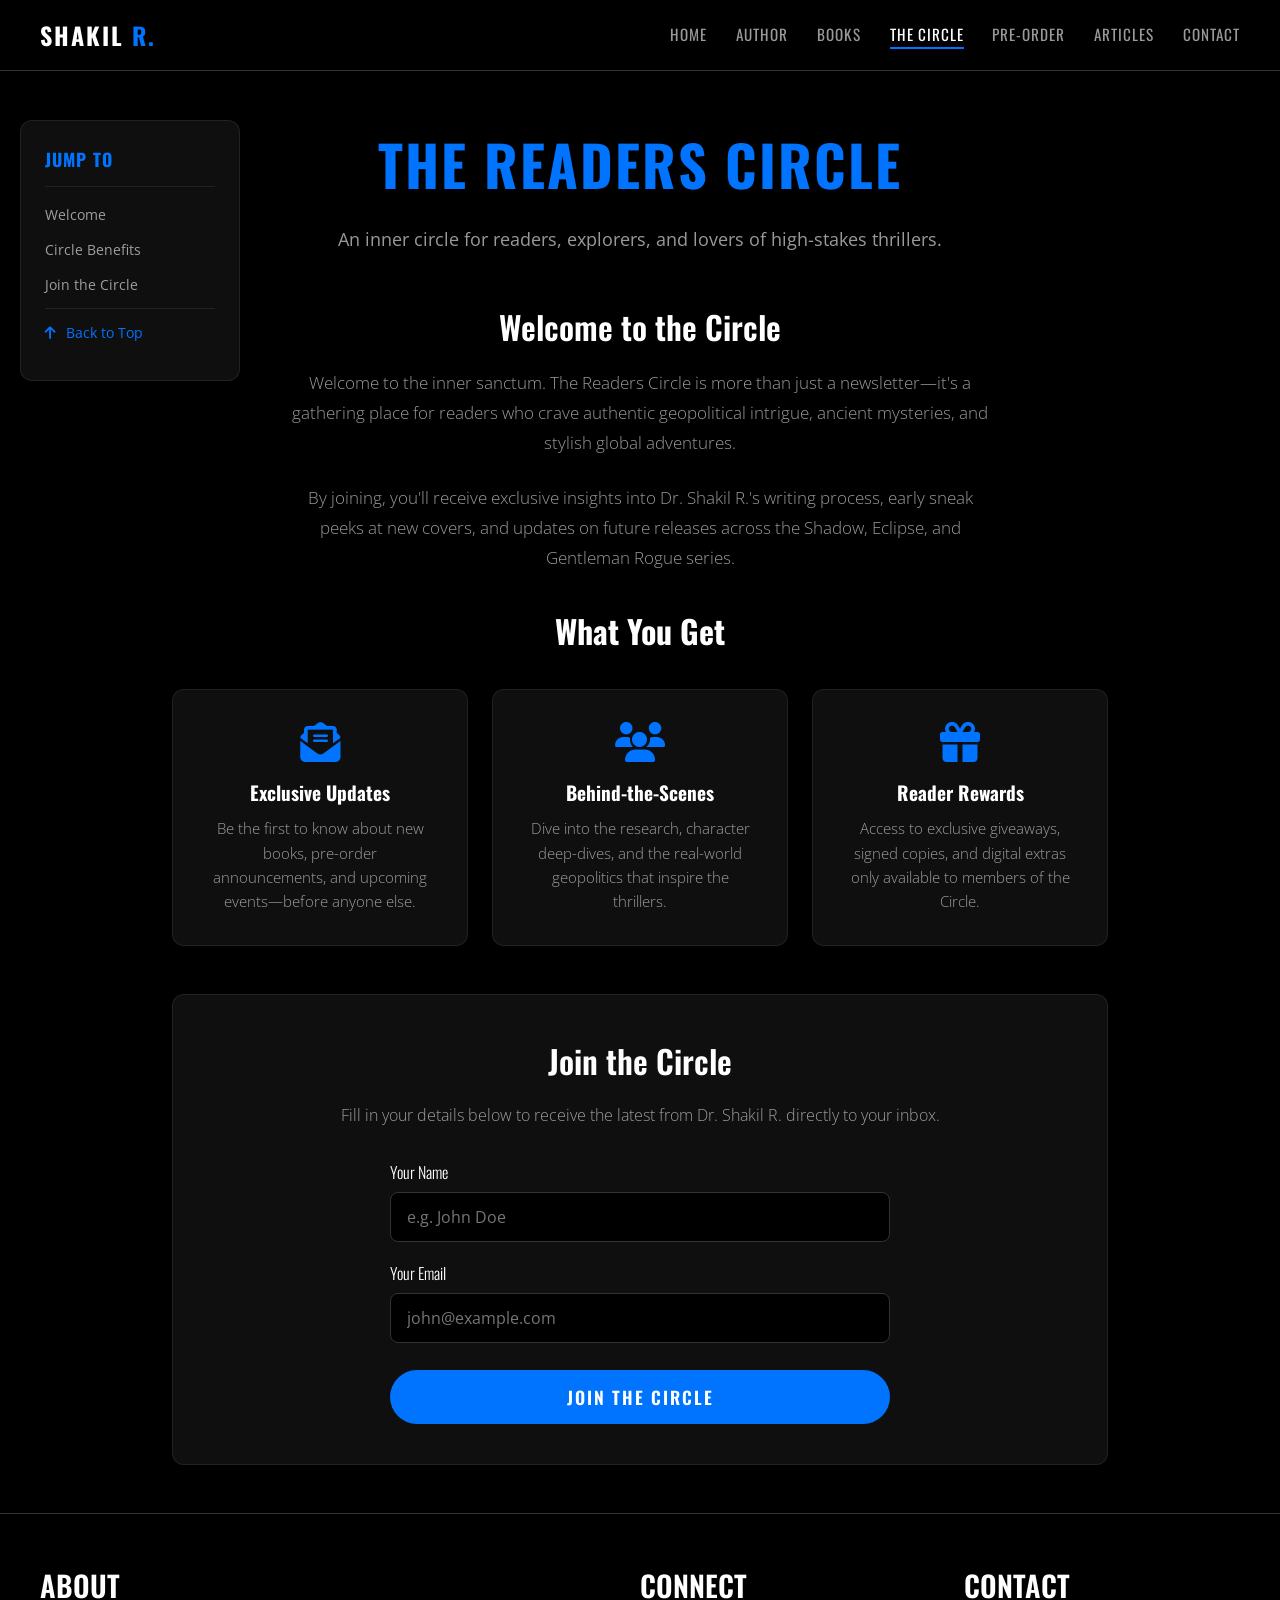
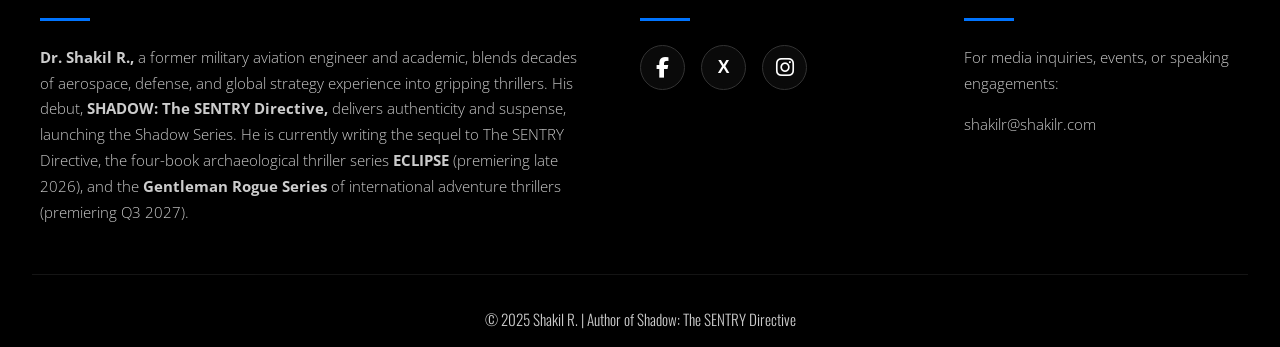
<file: shakil-r-author-site/circle.html>
<!DOCTYPE html>
<html lang="en">
<head>
    <!-- SEO Meta Description -->
    <meta name="description" content="Join the Readers Circle for Shakil R. Get exclusive updates, behind-the-scenes insights, early access to new thrillers, and a community of thriller enthusiasts.">

    <!-- Social Media Open Graph Tags -->
    <meta property="og:title" content="The Readers Circle — Shakil R.">
    <meta property="og:description" content="Join the circle to receive exclusive updates, behind-the-scenes content, and advance news on the Shadow, Eclipse, and Gentleman Rogue series.">
    <meta property="og:image" content="https://raw.githubusercontent.com/ssaissystems/AuthorWebsite/main/myphoto.jpg">
    <meta property="og:url" content="https://shakilr.com/circle.html">
    <meta name="twitter:card" content="summary_large_image">

    <meta charset="UTF-8">
    <meta name="viewport" content="width=device-width, initial-scale=1.0">
    <title>The Readers Circle — Shakil R.</title>
    <link rel="stylesheet" href="https://cdnjs.cloudflare.com/ajax/libs/font-awesome/6.4.0/css/all.min.css">
    <link href="https://fonts.googleapis.com/css2?family=Oswald:wght@300;400;500;600;700&family=Open+Sans:wght@300;400;600;700&display=swap" rel="stylesheet">
    <link rel="stylesheet" href="css/style.css">
    <style>
        .circle-page {
            max-width: 1000px;
            margin: 0 auto;
            padding: 3rem 2rem;
        }

        .circle-page > h1 {
            font-family: 'Oswald', sans-serif;
            font-weight: 700;
            font-size: clamp(2.5rem, 6vw, 3.5rem);
            text-align: center;
            color: var(--accent);
            text-transform: uppercase;
            letter-spacing: 2px;
            margin-bottom: 1rem;
        }

        .circle-page > .page-subtitle {
            text-align: center;
            color: var(--text-muted);
            font-size: 1.1rem;
            margin-bottom: 3rem;
        }

        /* Circle Sections */
        .circle-intro {
            text-align: center;
            margin-bottom: 2rem;
        }

        .circle-intro h2 {
            font-family: 'Oswald', sans-serif;
            font-weight: 600;
            font-size: 2rem;
            color: var(--text);
            margin-bottom: 1rem;
        }

        .circle-intro p {
            font-family: 'Open Sans', sans-serif;
            font-size: 1.05rem;
            font-weight: 300;
            line-height: 1.8;
            color: var(--text-muted);
            max-width: 700px;
            margin: 0 auto 1.5rem;
        }

        /* Benefits Section */
        .benefits-grid {
            display: grid;
            grid-template-columns: repeat(auto-fill, minmax(280px, 1fr));
            gap: 1.5rem;
            margin-top: 2rem;
        }

        .benefit-card {
            background: var(--medium-bg);
            padding: 2rem;
            border-radius: 12px;
            border: 1px solid var(--border-light);
            transition: var(--transition);
            text-align: center;
        }

        .benefit-card:hover {
            transform: translateY(-5px);
            border-color: rgba(0, 116, 255, 0.2);
            box-shadow: 0 10px 30px rgba(0, 0, 0, 0.4);
        }

        .benefit-card i {
            font-size: 2.5rem;
            color: var(--accent);
            margin-bottom: 1rem;
            display: block;
        }

        .benefit-card h3 {
            font-family: 'Oswald', sans-serif;
            font-size: 1.2rem;
            margin-bottom: 8px;
            color: var(--text);
        }

        .benefit-card p {
            font-family: 'Open Sans', sans-serif;
            font-size: 0.95rem;
            font-weight: 300;
            color: var(--text-muted);
            line-height: 1.6;
        }

        /* Join Form */
        .join-section {
            background: var(--medium-bg);
            border-radius: 12px;
            padding: 2.5rem;
            margin-top: 3rem;
            border: 1px solid var(--border-light);
            text-align: center;
        }

        .join-section h2 {
            font-family: 'Oswald', sans-serif;
            font-weight: 600;
            font-size: 2rem;
            color: var(--text);
            margin-bottom: 1rem;
        }

        .join-section p {
            font-family: 'Open Sans', sans-serif;
            font-weight: 300;
            color: var(--text-muted);
            margin-bottom: 2rem;
        }

        .join-form {
            max-width: 500px;
            margin: 0 auto;
            text-align: left;
        }

        .join-form .form-group {
            margin-bottom: 1.2rem;
        }

        .join-form label {
            display: block;
            font-family: 'Oswald', sans-serif;
            font-weight: 300;
            margin-bottom: 0.4rem;
            color: var(--text);
            font-size: 1rem;
        }

        .join-form input {
            width: 100%;
            padding: 0.8rem 1rem;
            border: 1px solid var(--border);
            border-radius: 8px;
            background: #000;
            color: var(--text);
            font-family: 'Open Sans', sans-serif;
            font-size: 1rem;
            transition: border-color 0.3s ease;
        }

        .join-form input:focus {
            outline: none;
            border-color: var(--accent);
            box-shadow: 0 0 0 2px rgba(0, 116, 255, 0.2);
        }

        .join-form .btn {
            width: 100%;
            margin-top: 0.5rem;
        }

        /* -------------------------------------------------- */
        /* FIXED LEFT SIDEBAR NAV (Embedded for safety)       */
        /* -------------------------------------------------- */
        .fixed-book-nav {
            position: fixed;
            top: 120px;
            left: 20px;
            width: 220px;
            background: var(--medium-bg);
            padding: 1.5rem;
            border-radius: 12px;
            border: 1px solid var(--border-light);
            z-index: 99;
            box-shadow: 0 10px 30px rgba(0, 0, 0, 0.4);
        }

        .fixed-book-nav h4 {
            font-family: 'Oswald', sans-serif;
            font-size: 1.1rem;
            margin-bottom: 1rem;
            color: var(--accent);
            text-transform: uppercase;
            letter-spacing: 1px;
            border-bottom: 1px solid var(--border-light);
            padding-bottom: 0.8rem;
        }

        .fixed-book-nav ul {
            list-style: none;
            padding: 0;
        }

        .fixed-book-nav ul li {
            margin-bottom: 12px;
        }

        .fixed-book-nav ul li a {
            color: var(--text-muted);
            text-decoration: none;
            transition: var(--transition);
            font-size: 0.9rem;
            display: block;
        }

        .fixed-book-nav ul li a:hover,
        .fixed-book-nav ul li a.active {
            color: var(--accent);
            transform: translateX(6px);
        }

        @media (max-width: 1024px) {
            .fixed-book-nav {
                display: none;
            }
        }

        @media (max-width: 768px) {
            .benefits-grid {
                grid-template-columns: 1fr;
            }
        }
    </style>
</head>
<body id="top">

<!-- NAVIGATION -->
<nav class="navbar">
    <div class="nav-container">
        <a href="index.html" class="nav-brand">SHAKIL <span>R.</span></a>
        <button class="nav-toggle" aria-label="Toggle navigation">
            <span></span><span></span><span></span>
        </button>
        <ul class="nav-links">
            <li><a href="index.html">Home</a></li>
            <li><a href="author.html">Author</a></li>
            <li><a href="books.html">Books</a></li>
            <li><a href="circle.html" class="active">The Circle</a></li>
            <li><a href="preorder.html">Pre-Order</a></li>
            <li><a href="articles.html">Articles</a></li>
            <li><a href="contact.html">Contact</a></li>
        </ul>
    </div>
</nav>

<!-- FIXED LEFT MARGIN SIDEBAR -->
<nav class="fixed-book-nav" aria-label="Page navigation">
    <h4>Jump to</h4>
    <ul>
        <li><a href="#welcome">Welcome</a></li>
        <li><a href="#benefits">Circle Benefits</a></li>
        <li><a href="#join">Join the Circle</a></li>
        <li style="border-top: 1px solid var(--border-light); padding-top: 12px; margin-top: 12px;">
            <a href="#top" style="color: var(--accent);"><i class="fas fa-arrow-up" style="margin-right: 6px;"></i> Back to Top</a>
        </li>
    </ul>
</nav>

<div class="circle-page">
    <h1>The Readers Circle</h1>
    <p class="page-subtitle">An inner circle for readers, explorers, and lovers of high-stakes thrillers.</p>

    <!-- ID: Welcome -->
    <div class="circle-intro" id="welcome">
        <h2>Welcome to the Circle</h2>
        <p>Welcome to the inner sanctum. The Readers Circle is more than just a newsletter—it's a gathering place for readers who crave authentic geopolitical intrigue, ancient mysteries, and stylish global adventures.</p>
        <p>By joining, you'll receive exclusive insights into Dr. Shakil R.'s writing process, early sneak peeks at new covers, and updates on future releases across the Shadow, Eclipse, and Gentleman Rogue series.</p>
    </div>

    <!-- ID: Benefits -->
    <div id="benefits">
        <h2 style="text-align: center; font-family: 'Oswald', sans-serif; font-size: 2rem; color: var(--text); margin-bottom: 1rem;">What You Get</h2>
        <div class="benefits-grid">
            <div class="benefit-card">
                <i class="fas fa-envelope-open-text"></i>
                <h3>Exclusive Updates</h3>
                <p>Be the first to know about new books, pre-order announcements, and upcoming events—before anyone else.</p>
            </div>
            <div class="benefit-card">
                <i class="fas fa-users"></i>
                <h3>Behind-the-Scenes</h3>
                <p>Dive into the research, character deep-dives, and the real-world geopolitics that inspire the thrillers.</p>
            </div>
            <div class="benefit-card">
                <i class="fas fa-gift"></i>
                <h3>Reader Rewards</h3>
                <p>Access to exclusive giveaways, signed copies, and digital extras only available to members of the Circle.</p>
            </div>
        </div>
    </div>

    <!-- ID: Join -->
      <div class="join-section" id="join">
        <h2>Join the Circle</h2>
        <p>Fill in your details below to receive the latest from Dr. Shakil R. directly to your inbox.</p>
        <!-- ADDED: action and hidden form-name input to fix 404 -->
        <form class="join-form" name="circle-signup" method="POST" action="https://formspree.io/f/mnjearop">
    <input type="hidden" name="_subject" value="New Readers Circle Signup">
    <div class="form-group">
        <label for="circle-name">Your Name</label>
        <input type="text" id="circle-name" name="name" placeholder="e.g. John Doe" required>
    </div>
    <div class="form-group">
        <label for="circle-email">Your Email</label>
        <input type="email" id="circle-email" name="email" placeholder="john@example.com" required>
    </div>
    <button type="submit" class="btn btn-primary">Join the Circle</button>
</form>
    </div>
</div>

<!-- FOOTER -->
<footer class="site-footer">
    <div class="footer-content">
        <div class="footer-section">
            <h3>ABOUT</h3>
            <p><strong>Dr. Shakil R.,</strong> a former military aviation engineer and academic, blends decades of aerospace, defense, and global strategy experience into gripping thrillers. His debut, <strong>SHADOW: The SENTRY Directive,</strong> delivers authenticity and suspense, launching the Shadow Series. He is currently writing the sequel to The SENTRY Directive, the four-book archaeological thriller series <strong>ECLIPSE</strong> (premiering late 2026), and the <strong>Gentleman Rogue Series</strong> of international adventure thrillers (premiering Q3 2027).</p>
        </div>
        <div class="footer-section">
            <h3>CONNECT</h3>
            <div class="socials">
                <a href="https://www.facebook.com/Dr.ShakilR.Sheikh" target="_blank" title="Facebook"><i class="fab fa-facebook-f"></i></a>
                <a href="https://twitter.com/shakilrauthor" target="_blank" title="X (Twitter)"><span class="x-icon">X</span></a>
                <a href="https://www.instagram.com/shakilrauthor" target="_blank" title="Instagram"><i class="fab fa-instagram"></i></a>
            </div>
        </div>
        <div class="footer-section">
            <h3>CONTACT</h3>
            <p>For media inquiries, events, or speaking engagements:</p>
            <p>shakilr@shakilr.com</p>
        </div>
    </div>
    <div class="footer-bottom">
        <p>&copy; 2025 Shakil R. | Author of Shadow: The SENTRY Directive</p>
    </div>
</footer>

<script src="js/main.js"></script>
</body>
</html>
</file>
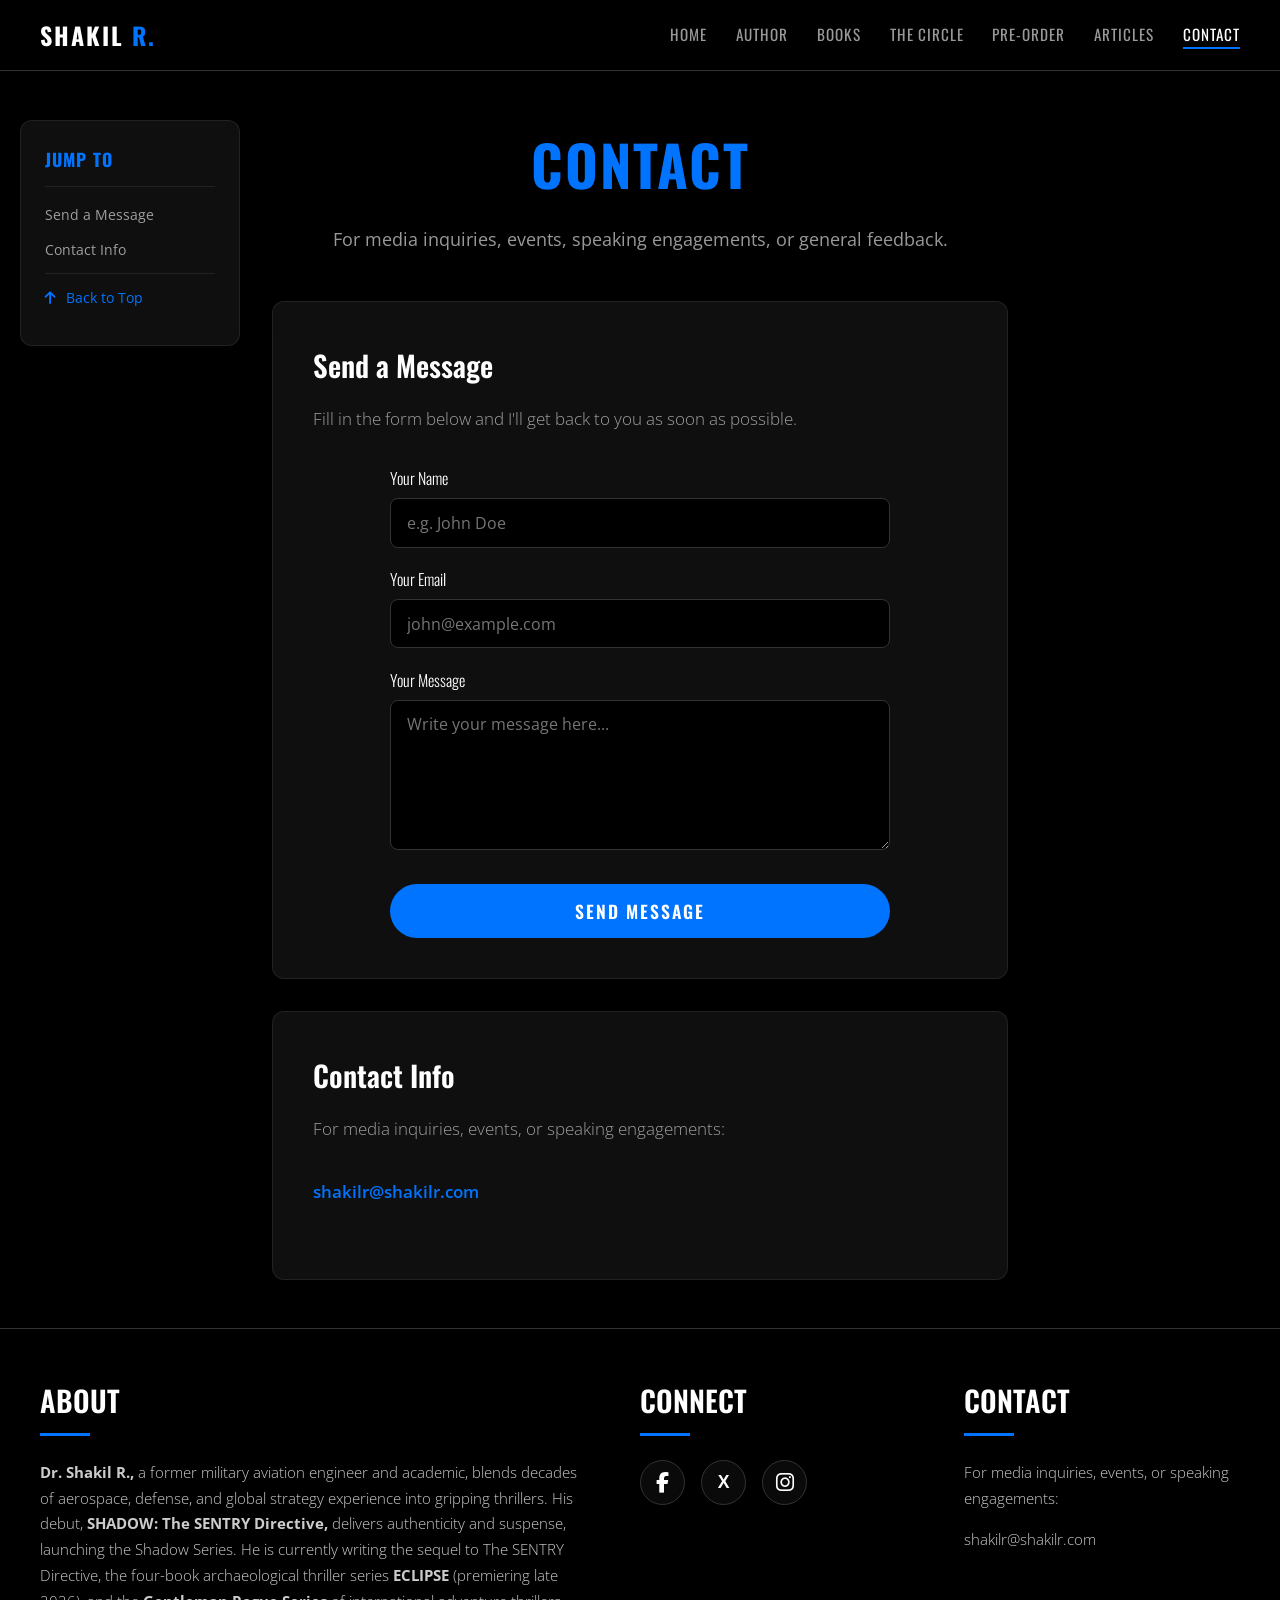
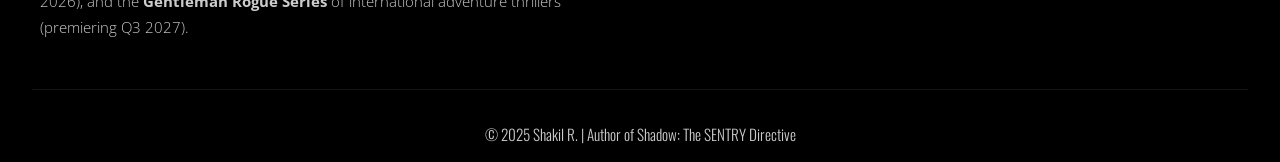
<file: shakil-r-author-site/contact.html>
<!DOCTYPE html>
<html lang="en">
<head>
    <!-- SEO Meta Description -->
    <meta name="description" content="Get in touch with Dr. Shakil R. for media inquiries, events, speaking engagements, or general feedback.">

    <!-- Social Media Open Graph Tags -->
    <meta property="og:title" content="Contact — Shakil R.">
    <meta property="og:description" content="Reach out to Dr. Shakil R. for media inquiries, events, or speaking engagements.">
    <meta property="og:image" content="https://raw.githubusercontent.com/ssaissystems/AuthorWebsite/main/myphoto.jpg">
    <meta property="og:url" content="https://shakilr.com/contact.html">
    <meta name="twitter:card" content="summary_large_image">

    <meta charset="UTF-8">
    <meta name="viewport" content="width=device-width, initial-scale=1.0">
    <title>Contact — Shakil R.</title>
    <link rel="stylesheet" href="https://cdnjs.cloudflare.com/ajax/libs/font-awesome/6.4.0/css/all.min.css">
    <link href="https://fonts.googleapis.com/css2?family=Oswald:wght@300;400;500;600;700&family=Open+Sans:wght@300;400;600;700&display=swap" rel="stylesheet">
    <link rel="stylesheet" href="css/style.css">
    <style>
        .contact-page {
            max-width: 800px;
            margin: 0 auto;
            padding: 3rem 2rem;
        }

        .contact-page > h1 {
            font-family: 'Oswald', sans-serif;
            font-weight: 700;
            font-size: clamp(2.5rem, 6vw, 3.5rem);
            text-align: center;
            color: var(--accent);
            text-transform: uppercase;
            letter-spacing: 2px;
            margin-bottom: 1rem;
        }

        .contact-page > .page-subtitle {
            text-align: center;
            color: var(--text-muted);
            font-size: 1.1rem;
            margin-bottom: 3rem;
        }

        .contact-section {
            background: var(--medium-bg);
            border-radius: 12px;
            padding: 2.5rem;
            border: 1px solid var(--border-light);
        }

        .contact-section h2 {
            font-family: 'Oswald', sans-serif;
            font-weight: 600;
            font-size: 1.8rem;
            color: var(--text);
            margin-bottom: 1rem;
        }

        .contact-section p {
            font-family: 'Open Sans', sans-serif;
            font-size: 1.05rem;
            font-weight: 300;
            line-height: 1.8;
            color: var(--text-muted);
            margin-bottom: 2rem;
        }

        .contact-form {
            max-width: 500px;
            margin: 0 auto;
            text-align: left;
        }

        .contact-form .form-group {
            margin-bottom: 1.2rem;
        }

        .contact-form label {
            display: block;
            font-family: 'Oswald', sans-serif;
            font-weight: 300;
            margin-bottom: 0.4rem;
            color: var(--text);
            font-size: 1rem;
        }

        .contact-form input,
        .contact-form textarea {
            width: 100%;
            padding: 0.8rem 1rem;
            border: 1px solid var(--border);
            border-radius: 8px;
            background: #000;
            color: var(--text);
            font-family: 'Open Sans', sans-serif;
            font-size: 1rem;
            transition: border-color 0.3s ease;
        }

        .contact-form input:focus,
        .contact-form textarea:focus {
            outline: none;
            border-color: var(--accent);
            box-shadow: 0 0 0 2px rgba(0, 116, 255, 0.2);
        }

        .contact-form textarea {
            min-height: 150px;
            resize: vertical;
        }

        .contact-form .btn {
            width: 100%;
            margin-top: 0.5rem;
        }

        /* -------------------------------------------------- */
        /* FIXED LEFT SIDEBAR NAV (Embedded for safety)       */
        /* -------------------------------------------------- */
        .fixed-book-nav {
            position: fixed;
            top: 120px;
            left: 20px;
            width: 220px;
            background: var(--medium-bg);
            padding: 1.5rem;
            border-radius: 12px;
            border: 1px solid var(--border-light);
            z-index: 99;
            box-shadow: 0 10px 30px rgba(0, 0, 0, 0.4);
        }

        .fixed-book-nav h4 {
            font-family: 'Oswald', sans-serif;
            font-size: 1.1rem;
            margin-bottom: 1rem;
            color: var(--accent);
            text-transform: uppercase;
            letter-spacing: 1px;
            border-bottom: 1px solid var(--border-light);
            padding-bottom: 0.8rem;
        }

        .fixed-book-nav ul {
            list-style: none;
            padding: 0;
        }

        .fixed-book-nav ul li {
            margin-bottom: 12px;
        }

        .fixed-book-nav ul li a {
            color: var(--text-muted);
            text-decoration: none;
            transition: var(--transition);
            font-size: 0.9rem;
            display: block;
        }

        .fixed-book-nav ul li a:hover,
        .fixed-book-nav ul li a.active {
            color: var(--accent);
            transform: translateX(6px);
        }

        @media (max-width: 1024px) {
            .fixed-book-nav {
                display: none;
            }
        }

        @media (max-width: 768px) {
            .contact-section { padding: 1.5rem; }
        }
    </style>
</head>
<body id="top">

<!-- NAVIGATION -->
<nav class="navbar">
    <div class="nav-container">
        <a href="index.html" class="nav-brand">SHAKIL <span>R.</span></a>
        <button class="nav-toggle" aria-label="Toggle navigation">
            <span></span><span></span><span></span>
        </button>
        <ul class="nav-links">
            <li><a href="index.html">Home</a></li>
            <li><a href="author.html">Author</a></li>
            <li><a href="books.html">Books</a></li>
            <li><a href="circle.html">The Circle</a></li>
            <li><a href="preorder.html">Pre-Order</a></li>
            <li><a href="articles.html">Articles</a></li>
            <li><a href="contact.html" class="active">Contact</a></li>
        </ul>
    </div>
</nav>

<!-- FIXED LEFT MARGIN SIDEBAR -->
<nav class="fixed-book-nav" aria-label="Page navigation">
    <h4>Jump to</h4>
    <ul>
        <li><a href="#contact-form">Send a Message</a></li>
        <li><a href="#contact-info">Contact Info</a></li>
        <li style="border-top: 1px solid var(--border-light); padding-top: 12px; margin-top: 12px;">
            <a href="#top" style="color: var(--accent);"><i class="fas fa-arrow-up" style="margin-right: 6px;"></i> Back to Top</a>
        </li>
    </ul>
</nav>

<div class="contact-page">
    <h1>Contact</h1>
    <p class="page-subtitle">For media inquiries, events, speaking engagements, or general feedback.</p>

    <div class="contact-section" id="contact-form">
        <h2>Send a Message</h2>
        <p>Fill in the form below and I'll get back to you as soon as possible.</p>
        <form class="contact-form" name="contact-message" method="POST" action="https://formspree.io/f/mnjearop">
            <input type="hidden" name="_subject" value="New Contact Message from shakilr.com">
            <div class="form-group">
                <label for="contact-name">Your Name</label>
                <input type="text" id="contact-name" name="name" placeholder="e.g. John Doe" required>
            </div>
            <div class="form-group">
                <label for="contact-email">Your Email</label>
                <input type="email" id="contact-email" name="email" placeholder="john@example.com" required>
            </div>
            <div class="form-group">
                <label for="contact-message">Your Message</label>
                <textarea id="contact-message" name="message" placeholder="Write your message here..." required></textarea>
            </div>
            <button type="submit" class="btn btn-primary">Send Message</button>
        </form>
    </div>

    <div class="contact-section" id="contact-info" style="margin-top: 2rem;">
        <h2>Contact Info</h2>
        <p>For media inquiries, events, or speaking engagements:</p>
        <p style="color: var(--accent); font-weight: 600;">shakilr@shakilr.com</p>
    </div>
</div>

<!-- FOOTER -->
<footer class="site-footer">
    <div class="footer-content">
        <div class="footer-section">
            <h3>ABOUT</h3>
            <p><strong>Dr. Shakil R.,</strong> a former military aviation engineer and academic, blends decades of aerospace, defense, and global strategy experience into gripping thrillers. His debut, <strong>SHADOW: The SENTRY Directive,</strong> delivers authenticity and suspense, launching the Shadow Series. He is currently writing the sequel to The SENTRY Directive, the four-book archaeological thriller series <strong>ECLIPSE</strong> (premiering late 2026), and the <strong>Gentleman Rogue Series</strong> of international adventure thrillers (premiering Q3 2027).</p>
        </div>
        <div class="footer-section">
            <h3>CONNECT</h3>
            <div class="socials">
                <a href="https://www.facebook.com/Dr.ShakilR.Sheikh" target="_blank" title="Facebook"><i class="fab fa-facebook-f"></i></a>
                <a href="https://twitter.com/shakilrauthor" target="_blank" title="X (Twitter)"><span class="x-icon">X</span></a>
                <a href="https://www.instagram.com/shakilrauthor" target="_blank" title="Instagram"><i class="fab fa-instagram"></i></a>
            </div>
        </div>
        <div class="footer-section">
            <h3>CONTACT</h3>
            <p>For media inquiries, events, or speaking engagements:</p>
            <p>shakilr@shakilr.com</p>
        </div>
    </div>
    <div class="footer-bottom">
        <p>&copy; 2025 Shakil R. | Author of Shadow: The SENTRY Directive</p>
    </div>
</footer>

<script src="js/main.js"></script>
</body>
</html>
</file>
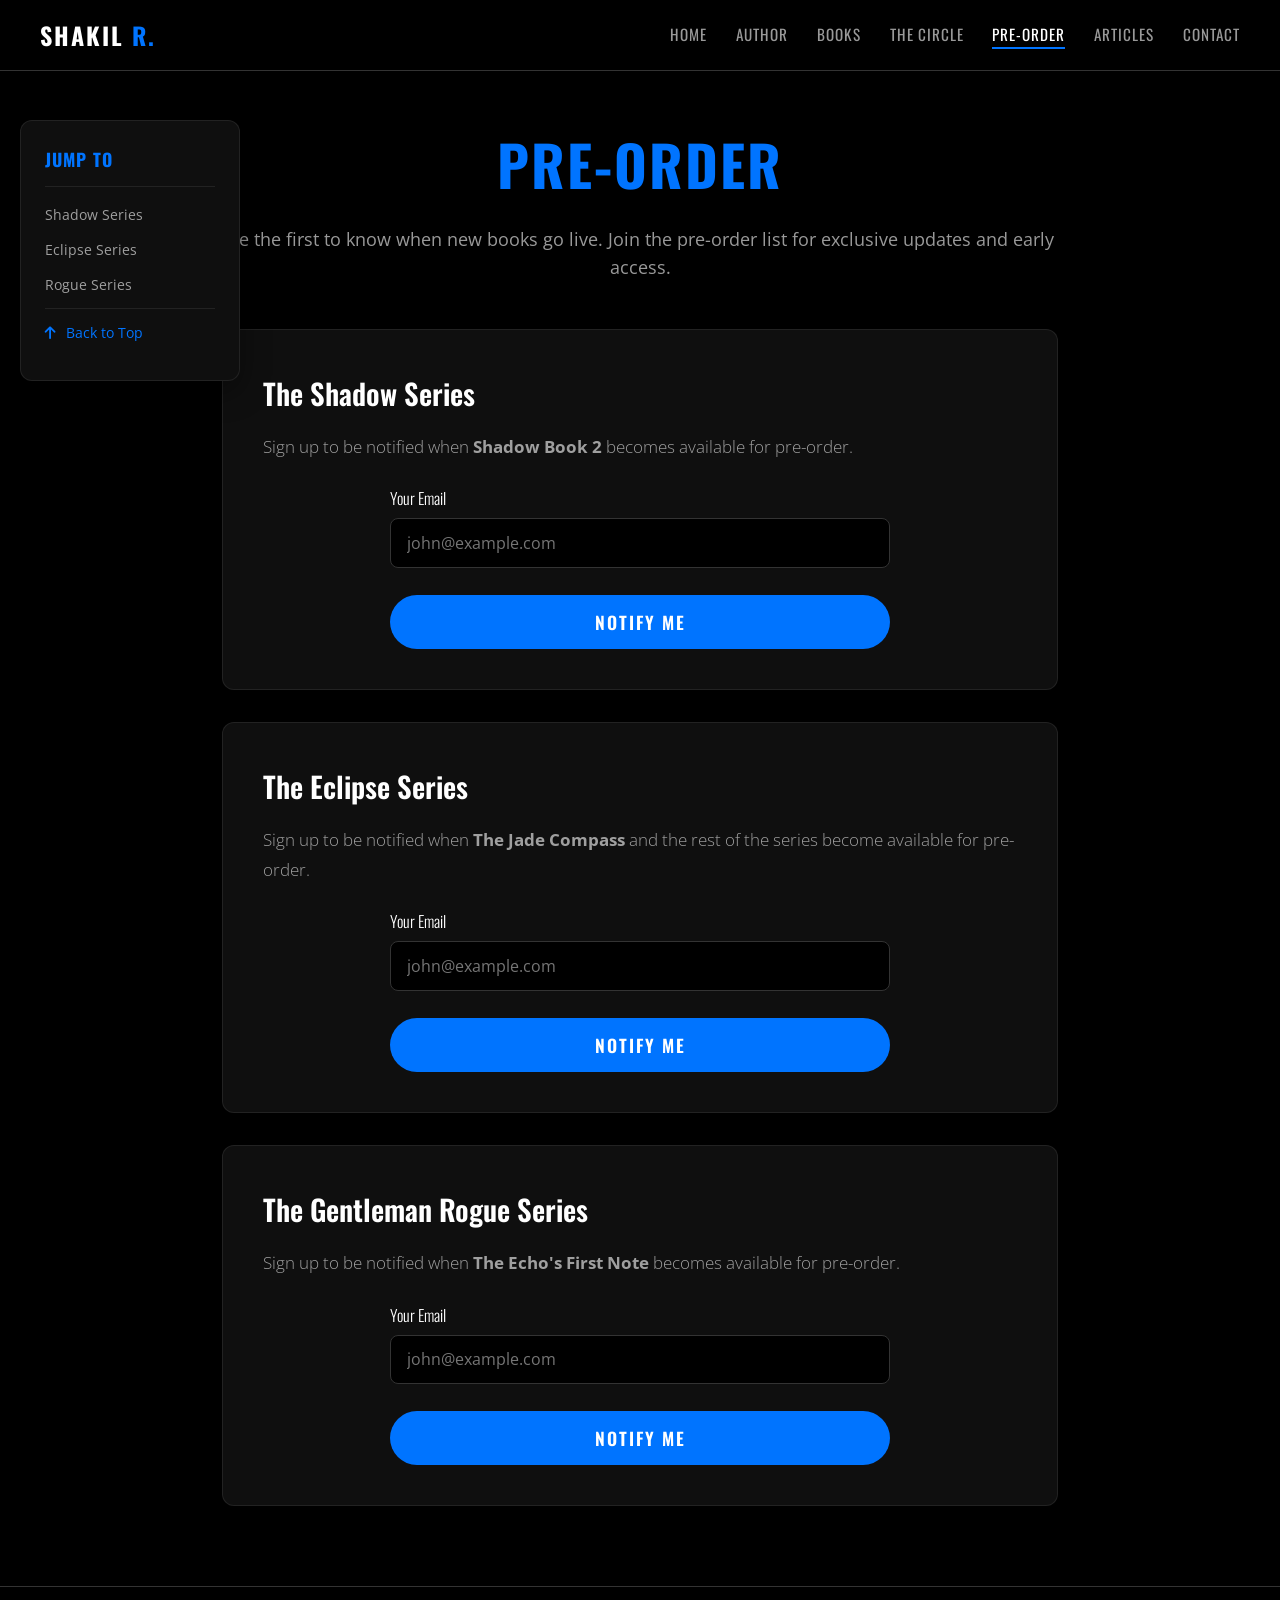
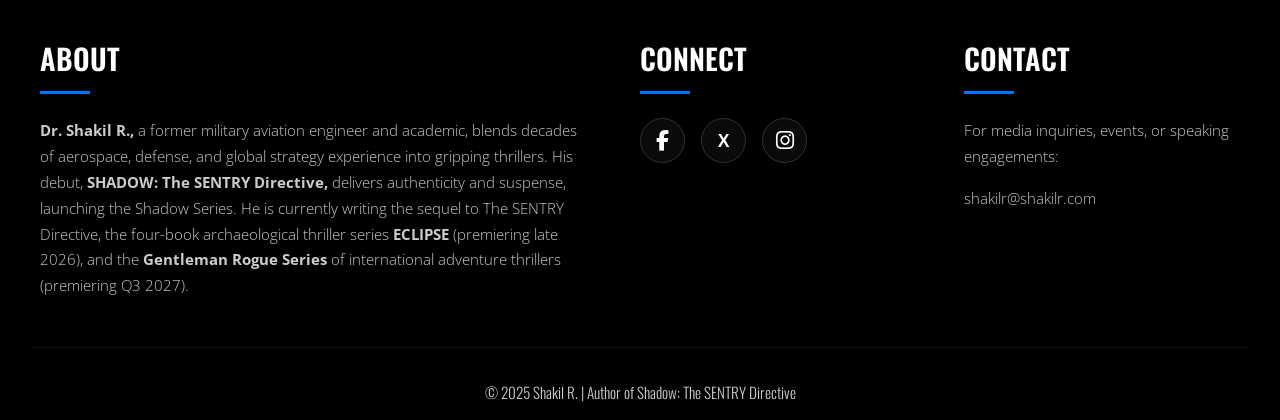
<file: shakil-r-author-site/preorder.html>
<!DOCTYPE html>
<html lang="en">
<head>
    <!-- SEO Meta Description -->
    <meta name="description" content="Pre-order the upcoming thrillers by Dr. Shakil R. Get notified the moment new books go live across the Shadow, Eclipse, and Gentleman Rogue series.">

    <!-- Social Media Open Graph Tags -->
    <meta property="og:title" content="Pre-Order — Shakil R.">
    <meta property="og:description" content="Join the pre-order list to get notified about new releases, early access, and exclusive offers.">
    <meta property="og:image" content="https://raw.githubusercontent.com/ssaissystems/AuthorWebsite/main/myphoto.jpg">
    <meta property="og:url" content="https://shakilr.com/preorder.html">
    <meta name="twitter:card" content="summary_large_image">

    <meta charset="UTF-8">
    <meta name="viewport" content="width=device-width, initial-scale=1.0">
    <title>Pre-Order — Shakil R.</title>
    <link rel="stylesheet" href="https://cdnjs.cloudflare.com/ajax/libs/font-awesome/6.4.0/css/all.min.css">
    <link href="https://fonts.googleapis.com/css2?family=Oswald:wght@300;400;500;600;700&family=Open+Sans:wght@300;400;600;700&display=swap" rel="stylesheet">
    <link rel="stylesheet" href="css/style.css">
    <style>
        .preorder-page {
            max-width: 900px;
            margin: 0 auto;
            padding: 3rem 2rem;
        }

        .preorder-page > h1 {
            font-family: 'Oswald', sans-serif;
            font-weight: 700;
            font-size: clamp(2.5rem, 6vw, 3.5rem);
            text-align: center;
            color: var(--accent);
            text-transform: uppercase;
            letter-spacing: 2px;
            margin-bottom: 1rem;
        }

        .preorder-page > .page-subtitle {
            text-align: center;
            color: var(--text-muted);
            font-size: 1.1rem;
            margin-bottom: 3rem;
        }

        .preorder-section {
            background: var(--medium-bg);
            border-radius: 12px;
            padding: 2.5rem;
            margin-bottom: 2rem;
            border: 1px solid var(--border-light);
        }

        .preorder-section h2 {
            font-family: 'Oswald', sans-serif;
            font-weight: 600;
            font-size: 1.8rem;
            color: var(--text);
            margin-bottom: 1rem;
        }

        .preorder-section p {
            font-family: 'Open Sans', sans-serif;
            font-size: 1.05rem;
            font-weight: 300;
            line-height: 1.8;
            color: var(--text-muted);
            margin-bottom: 1.5rem;
        }

        .preorder-form {
            max-width: 500px;
            margin: 0 auto;
            text-align: left;
        }

        .preorder-form .form-group {
            margin-bottom: 1.2rem;
        }

        .preorder-form label {
            display: block;
            font-family: 'Oswald', sans-serif;
            font-weight: 300;
            margin-bottom: 0.4rem;
            color: var(--text);
            font-size: 1rem;
        }

        .preorder-form input,
        .preorder-form select {
            width: 100%;
            padding: 0.8rem 1rem;
            border: 1px solid var(--border);
            border-radius: 8px;
            background: #000;
            color: var(--text);
            font-family: 'Open Sans', sans-serif;
            font-size: 1rem;
            transition: border-color 0.3s ease;
        }

        .preorder-form input:focus,
        .preorder-form select:focus {
            outline: none;
            border-color: var(--accent);
            box-shadow: 0 0 0 2px rgba(0, 116, 255, 0.2);
        }

        .preorder-form .btn {
            width: 100%;
            margin-top: 0.5rem;
        }

        /* -------------------------------------------------- */
        /* FIXED LEFT SIDEBAR NAV (Embedded for safety)       */
        /* -------------------------------------------------- */
        .fixed-book-nav {
            position: fixed;
            top: 120px;
            left: 20px;
            width: 220px;
            background: var(--medium-bg);
            padding: 1.5rem;
            border-radius: 12px;
            border: 1px solid var(--border-light);
            z-index: 99;
            box-shadow: 0 10px 30px rgba(0, 0, 0, 0.4);
        }

        .fixed-book-nav h4 {
            font-family: 'Oswald', sans-serif;
            font-size: 1.1rem;
            margin-bottom: 1rem;
            color: var(--accent);
            text-transform: uppercase;
            letter-spacing: 1px;
            border-bottom: 1px solid var(--border-light);
            padding-bottom: 0.8rem;
        }

        .fixed-book-nav ul {
            list-style: none;
            padding: 0;
        }

        .fixed-book-nav ul li {
            margin-bottom: 12px;
        }

        .fixed-book-nav ul li a {
            color: var(--text-muted);
            text-decoration: none;
            transition: var(--transition);
            font-size: 0.9rem;
            display: block;
        }

        .fixed-book-nav ul li a:hover,
        .fixed-book-nav ul li a.active {
            color: var(--accent);
            transform: translateX(6px);
        }

        @media (max-width: 1024px) {
            .fixed-book-nav {
                display: none;
            }
        }

        @media (max-width: 768px) {
            .preorder-section { padding: 1.5rem; }
        }
    </style>
</head>
<body id="top">

<!-- NAVIGATION -->
<nav class="navbar">
    <div class="nav-container">
        <a href="index.html" class="nav-brand">SHAKIL <span>R.</span></a>
        <button class="nav-toggle" aria-label="Toggle navigation">
            <span></span><span></span><span></span>
        </button>
        <ul class="nav-links">
            <li><a href="index.html">Home</a></li>
            <li><a href="author.html">Author</a></li>
            <li><a href="books.html">Books</a></li>
            <li><a href="circle.html">The Circle</a></li>
            <li><a href="preorder.html" class="active">Pre-Order</a></li>
            <li><a href="articles.html">Articles</a></li>
            <li><a href="contact.html">Contact</a></li>
        </ul>
    </div>
</nav>

<!-- FIXED LEFT MARGIN SIDEBAR -->
<nav class="fixed-book-nav" aria-label="Page navigation">
    <h4>Jump to</h4>
    <ul>
        <li><a href="#shadow">Shadow Series</a></li>
        <li><a href="#eclipse">Eclipse Series</a></li>
        <li><a href="#rogue">Rogue Series</a></li>
        <li style="border-top: 1px solid var(--border-light); padding-top: 12px; margin-top: 12px;">
            <a href="#top" style="color: var(--accent);"><i class="fas fa-arrow-up" style="margin-right: 6px;"></i> Back to Top</a>
        </li>
    </ul>
</nav>

<div class="preorder-page">
    <h1>Pre-Order</h1>
    <p class="page-subtitle">Be the first to know when new books go live. Join the pre-order list for exclusive updates and early access.</p>

    <!-- Shadow Series -->
    <div class="preorder-section" id="shadow">
        <h2>The Shadow Series</h2>
        <p>Sign up to be notified when <strong>Shadow Book 2</strong> becomes available for pre-order.</p>
        <form class="preorder-form" name="shadow-preorder" method="POST" action="https://formspree.io/f/mnjearop">
            <input type="hidden" name="_subject" value="New Shadow Pre-Order Signup">
            <div class="form-group">
                <label for="shadow-email">Your Email</label>
                <input type="email" id="shadow-email" name="email" placeholder="john@example.com" required>
            </div>
            <button type="submit" class="btn btn-primary">Notify Me</button>
        </form>
    </div>

    <!-- Eclipse Series -->
    <div class="preorder-section" id="eclipse">
        <h2>The Eclipse Series</h2>
        <p>Sign up to be notified when <strong>The Jade Compass</strong> and the rest of the series become available for pre-order.</p>
        <form class="preorder-form" name="eclipse-preorder" method="POST" action="https://formspree.io/f/mnjearop">
            <input type="hidden" name="_subject" value="New Eclipse Pre-Order Signup">
            <div class="form-group">
                <label for="eclipse-email">Your Email</label>
                <input type="email" id="eclipse-email" name="email" placeholder="john@example.com" required>
            </div>
            <button type="submit" class="btn btn-primary">Notify Me</button>
        </form>
    </div>

    <!-- Rogue Series -->
    <div class="preorder-section" id="rogue">
        <h2>The Gentleman Rogue Series</h2>
        <p>Sign up to be notified when <strong>The Echo's First Note</strong> becomes available for pre-order.</p>
        <form class="preorder-form" name="rogue-preorder" method="POST" action="https://formspree.io/f/mnjearop">
            <input type="hidden" name="_subject" value="New Rogue Pre-Order Signup">
            <div class="form-group">
                <label for="rogue-email">Your Email</label>
                <input type="email" id="rogue-email" name="email" placeholder="john@example.com" required>
            </div>
            <button type="submit" class="btn btn-primary">Notify Me</button>
        </form>
    </div>
</div>

<!-- FOOTER -->
<footer class="site-footer">
    <div class="footer-content">
        <div class="footer-section">
            <h3>ABOUT</h3>
            <p><strong>Dr. Shakil R.,</strong> a former military aviation engineer and academic, blends decades of aerospace, defense, and global strategy experience into gripping thrillers. His debut, <strong>SHADOW: The SENTRY Directive,</strong> delivers authenticity and suspense, launching the Shadow Series. He is currently writing the sequel to The SENTRY Directive, the four-book archaeological thriller series <strong>ECLIPSE</strong> (premiering late 2026), and the <strong>Gentleman Rogue Series</strong> of international adventure thrillers (premiering Q3 2027).</p>
        </div>
        <div class="footer-section">
            <h3>CONNECT</h3>
            <div class="socials">
                <a href="https://www.facebook.com/Dr.ShakilR.Sheikh" target="_blank" title="Facebook"><i class="fab fa-facebook-f"></i></a>
                <a href="https://twitter.com/shakilrauthor" target="_blank" title="X (Twitter)"><span class="x-icon">X</span></a>
                <a href="https://www.instagram.com/shakilrauthor" target="_blank" title="Instagram"><i class="fab fa-instagram"></i></a>
            </div>
        </div>
        <div class="footer-section">
            <h3>CONTACT</h3>
            <p>For media inquiries, events, or speaking engagements:</p>
            <p>shakilr@shakilr.com</p>
        </div>
    </div>
    <div class="footer-bottom">
        <p>&copy; 2025 Shakil R. | Author of Shadow: The SENTRY Directive</p>
    </div>
</footer>

<script src="js/main.js"></script>
</body>
</html>
</file>
<file: shakil-r-author-site/css/style.css>
/* ============================================
   SHAKIL R. — AUTHOR WEBSITE
   Shared Stylesheet
   ============================================ */

:root {
    --primary: #000000;
    --secondary: #0a0a0a;
    --medium-bg: #0f0f0f;
    --accent: #0074FF;
    --accent-dark: #0056b3;
    --text: #ffffff;
    --text-muted: rgba(255, 255, 255, 0.6);
    --text-dim: rgba(255, 255, 255, 0.45);
    --border: #333;
    --border-light: rgba(255, 255, 255, 0.08);
    --transition: all 0.3s ease;
    --shadow: #0074FF;
    --eclipse: #cd7f32;
    --rogue: #D4AF37;
    --gold: #D4AF37;
    --friend: #00FF00;
    --foe: #3399FF;
}

* {
    margin: 0;
    padding: 0;
    box-sizing: border-box;
}

html {
    scroll-behavior: smooth;
}

body {
    font-family: 'Open Sans', sans-serif;
    background-color: var(--primary);
    color: var(--text);
    line-height: 1.6;
    overflow-x: hidden;
}

h1, h2, h3, h4, h5, h6,
.nav-brand,
.section-title,
.book-title,
.author,
.tagline {
    font-family: 'Oswald', sans-serif;
}

a {
    color: var(--accent);
    text-decoration: none;
    transition: var(--transition);
}

a:hover {
    color: #3399ff;
}

/* ============================================
   RADAR HERO BACKGROUND & ANIMATION
   ============================================ */
.radar-display {
    position: relative;
    width: 300px;
    height: 300px;
    margin: 0 auto 2rem;
    z-index: 3;
    
    background-image: url('https://raw.githubusercontent.com/ssaissystems/AuthorWebsite/main/radar-map.jpg'); 
    background-size: cover;
    background-position: center;
    border-radius: 50%;
    
    box-shadow: inset 0 0 50px rgba(0, 0, 0, 0.75), 0 0 20px rgba(0, 116, 255, 0.2);
}

.radar-circle {
    position: absolute;
    top: 50%; left: 50%;
    transform: translate(-50%, -50%);
    border-radius: 50%;
    border: 1px solid rgba(0, 180, 255, 0.15);
}

.radar-circle:nth-child(1) { width: 20%; height: 20%; }
.radar-circle:nth-child(2) { width: 40%; height: 40%; }
.radar-circle:nth-child(3) { width: 60%; height: 60%; }
.radar-circle:nth-child(4) { width: 80%; height: 80%; }
.radar-circle:nth-child(5) { width: 100%; height: 100%; }

.radar-sweep {
    position: absolute;
    top: 0; left: 0;
    width: 100%; height: 100%;
    border-radius: 50%;
    background: conic-gradient(from 0deg, transparent 0deg, rgba(0, 116, 255, 0.3) 30deg, transparent 60deg);
    animation: rotateSweep 4s linear infinite;
}

@keyframes rotateSweep {
    0% { transform: rotate(0deg); }
    100% { transform: rotate(360deg); }
}

.radar-center {
    position: absolute;
    top: 50%; left: 50%;
    width: 10px; height: 10px;
    background: var(--accent);
    border-radius: 50%;
    transform: translate(-50%, -50%);
    box-shadow: 0 0 15px var(--accent);
    z-index: 4;
}

/* ============================================
   BOOK CAROUSEL
   ============================================ */
.book-carousel {
    position: relative;
    width: 280px;
    height: 450px;
    margin: 0 auto 0.5rem;
    z-index: 3;
    border-radius: 8px;
    overflow: hidden;
    box-shadow: 0 0 40px rgba(0, 116, 255, 0.25);
}

.carousel-track {
    display: flex;
    width: 100%;
    height: 100%;
    transition: transform 0.8s cubic-bezier(0.25, 1, 0.5, 1);
}

.carousel-slide {
    flex: 0 0 100%;
    height: 100%;
    position: relative;
}

.carousel-slide a,
.carousel-slide div {
    display: block;
    width: 100%;
    height: 100%;
    cursor: default;
}

.carousel-slide a {
    cursor: pointer;
}

.carousel-slide img {
    width: 100%;
    height: 100%;
    object-fit: cover;
}

.carousel-dots {
    position: absolute;
    bottom: 12px;
    left: 50%;
    transform: translateX(-50%);
    display: flex;
    gap: 8px;
    z-index: 10;
}

.carousel-dot {
    width: 10px;
    height: 10px;
    border-radius: 50%;
    background: rgba(255, 255, 255, 0.4);
    border: 1px solid rgba(0, 0, 0, 0.3);
    transition: background 0.3s ease, transform 0.2s ease;
    cursor: pointer;
}

.carousel-dot:hover {
    transform: scale(1.2);
}

.carousel-dot.active {
    background: var(--accent);
    border-color: var(--accent);
    box-shadow: 0 0 10px rgba(0, 116, 255, 0.6);
}

/* ============================================
   CAROUSEL TEXT BOX (NEW - Moves with slider)
   ============================================ */
.carousel-text-box {
    width: 100%;
    max-width: 350px;
    margin: 0 auto 1.5rem;
    padding: 0.75rem 1rem;
    background: var(--medium-bg);
    border: 1px solid var(--border-light);
    border-radius: 8px;
    text-align: center;
    min-height: 55px;
    display: flex;
    flex-direction: column;
    justify-content: center;
    align-items: center;
    z-index: 3;
    box-shadow: 0 5px 15px rgba(0, 0, 0, 0.3);
}

.carousel-text-box .ct-title {
    font-family: 'Oswald', sans-serif;
    font-size: 1.2rem;
    color: var(--text);
    font-weight: 500;
    line-height: 1.3;
}

.carousel-text-box .ct-status {
    font-family: 'Oswald', sans-serif;
    font-size: 0.75rem;
    text-transform: uppercase;
    letter-spacing: 1px;
    margin-top: 2px;
    color: var(--text-dim);
}

.carousel-text-box .ct-status.available { color: #4CAF50; }
.carousel-text-box .ct-status.coming { color: var(--accent); }

/* ============================================
   NAVIGATION
   ============================================ */
.navbar {
    position: sticky;
    top: 0;
    z-index: 1000;
    background: rgba(0, 0, 0, 0.95);
    backdrop-filter: blur(10px);
    border-bottom: 1px solid var(--border);
    padding: 0 2rem;
}

.nav-container {
    max-width: 1200px;
    margin: 0 auto;
    display: flex;
    align-items: center;
    justify-content: space-between;
    height: 70px;
}

.nav-brand {
    font-family: 'Oswald', sans-serif;
    font-weight: 700;
    font-size: 1.5rem;
    color: var(--text);
    letter-spacing: 2px;
    text-transform: uppercase;
}

.nav-brand span {
    color: var(--accent);
}

.nav-links {
    display: flex;
    gap: 1.8rem;
    list-style: none;
    align-items: center;
}

.nav-links a {
    font-family: 'Oswald', sans-serif;
    font-weight: 400;
    font-size: 0.95rem;
    color: var(--text-muted);
    text-transform: uppercase;
    letter-spacing: 1px;
    transition: var(--transition);
    position: relative;
}

.nav-links a:hover,
.nav-links a.active {
    color: var(--text);
}

.nav-links a::after {
    content: '';
    position: absolute;
    bottom: -4px;
    left: 0;
    width: 0;
    height: 2px;
    background: var(--accent);
    transition: width 0.3s ease;
}

.nav-links a:hover::after,
.nav-links a.active::after {
    width: 100%;
}

.nav-toggle {
    display: none;
    flex-direction: column;
    gap: 5px;
    cursor: pointer;
    background: none;
    border: none;
    padding: 0;
}

.nav-toggle span {
    width: 25px;
    height: 3px;
    background: var(--text);
    border-radius: 2px;
    transition: var(--transition);
}

.nav-toggle.open span:nth-child(1) {
    transform: rotate(45deg) translate(5px, 6px);
}
.nav-toggle.open span:nth-child(2) {
    opacity: 0;
}
.nav-toggle.open span:nth-child(3) {
    transform: rotate(-45deg) translate(5px, -6px);
}

@media (max-width: 900px) {
    .nav-toggle {
        display: flex;
    }
    .nav-links {
        position: fixed;
        top: 70px;
        left: 0;
        width: 100%;
        flex-direction: column;
        background: rgba(0, 0, 0, 0.98);
        padding: 2rem;
        gap: 1.5rem;
        transform: translateY(-150%);
        transition: transform 0.3s ease;
        border-bottom: 1px solid var(--border);
    }
    .nav-links.open {
        transform: translateY(0);
    }
}

/* ============================================
   PAGE CONTAINER
   ============================================ */
.page-container {
    max-width: 1200px;
    margin: 0 auto;
    padding: 2rem;
    min-height: calc(100vh - 70px - 300px);
}

.page-title {
    font-family: 'Oswald', sans-serif;
    font-weight: 700;
    font-size: clamp(2.5rem, 6vw, 4rem);
    text-align: center;
    color: var(--accent);
    text-transform: uppercase;
    letter-spacing: 2px;
    margin: 2rem 0 1rem;
}

.page-subtitle {
    text-align: center;
    color: var(--text-muted);
    font-size: 1.2rem;
    margin-bottom: 2rem;
}

/* ============================================
   BUTTONS
   ============================================ */
.btn {
    display: inline-block;
    font-family: 'Oswald', sans-serif;
    font-weight: 600;
    font-size: 1.1rem;
    letter-spacing: 2px;
    text-transform: uppercase;
    padding: 14px 36px;
    border-radius: 50px;
    border: none;
    cursor: pointer;
    transition: var(--transition);
    text-decoration: none;
    text-align: center;
}

.btn-primary {
    background: var(--accent);
    color: var(--text);
}

.btn-primary:hover {
    background: var(--accent-dark);
    transform: translateY(-3px);
    box-shadow: 0 5px 20px rgba(0, 116, 255, 0.4);
}

.btn-gold {
    background: var(--gold);
    color: #000;
    box-shadow: 0 4px 24px rgba(212, 175, 55, 0.25);
}

.btn-gold:hover {
    background: #e4c04a;
    transform: translateY(-3px);
    box-shadow: 0 8px 40px rgba(212, 175, 55, 0.4);
}

.btn-outline {
    background: transparent;
    color: var(--text);
    border: 1px solid rgba(255, 255, 255, 0.15);
}

.btn-outline:hover {
    background: rgba(255, 255, 255, 0.06);
    border-color: rgba(255, 255, 255, 0.3);
    transform: translateY(-2px);
}

.btn:disabled {
    background: #333 !important;
    color: #666 !important;
    cursor: not-allowed;
    transform: none !important;
    box-shadow: none !important;
}

/* ============================================
   CARDS
   ============================================ */
.card {
    background: var(--medium-bg);
    border-radius: 12px;
    padding: 2rem;
    border: 1px solid var(--border-light);
    transition: var(--transition);
}

.card:hover {
    transform: translateY(-5px);
    border-color: rgba(0, 116, 255, 0.2);
    box-shadow: 0 10px 30px rgba(0, 0, 0, 0.4);
}

/* ============================================
   FORMS
   ============================================ */
.form-group {
    margin-bottom: 1.2rem;
}

.form-group label {
    display: block;
    font-family: 'Oswald', sans-serif;
    font-weight: 300;
    margin-bottom: 0.4rem;
    color: var(--text);
    font-size: 1rem;
}

.form-group input,
.form-group select,
.form-group textarea {
    width: 100%;
    padding: 0.8rem 1rem;
    border: 1px solid var(--border);
    border-radius: 8px;
    background: #000;
    color: var(--text);
    font-family: 'Open Sans', sans-serif;
    font-size: 1rem;
    transition: border-color 0.3s ease;
}

.form-group input:focus,
.form-group select:focus,
.form-group textarea:focus {
    outline: none;
    border-color: var(--accent);
    box-shadow: 0 0 0 2px rgba(0, 116, 255, 0.2);
}

.form-group textarea {
    min-height: 120px;
    resize: vertical;
}

/* ============================================
   AUTHOR PAGE
   ============================================ */
.author-page {
    max-width: 1000px;
    margin: 0 auto;
    padding: 3rem 2rem;
}

.author-page h1 {
    font-family: 'Oswald', sans-serif;
    font-weight: 800;
    font-size: clamp(2.5rem, 6vw, 3.5rem);
    text-align: center;
    margin: 2rem 0;
    color: var(--accent);
    text-transform: uppercase;
    letter-spacing: 1px;
}

.author-section {
    display: flex;
    gap: 2rem;
    margin-bottom: 2rem;
    align-items: flex-start;
}

.author-image {
    flex: 0 0 300px;
    border-radius: 8px;
    overflow: hidden;
    box-shadow: 0 5px 25px rgba(0, 116, 255, 0.2);
}

.author-image img,
.author-image object {
    width: 100%;
    height: auto;
    display: block;
}

.author-info {
    flex: 1;
}

.author-intro {
    font-family: 'Oswald', sans-serif;
    font-size: 1.4rem;
    font-weight: 300;
    line-height: 1.7;
}

.author-intro strong {
    font-weight: 700;
    color: var(--text);
}

.full-width-content {
    width: 100%;
}

.full-width-content p {
    font-family: 'Open Sans', sans-serif;
    font-size: 1.05rem;
    font-weight: 300;
    line-height: 1.8;
    margin-bottom: 1.5rem;
    color: var(--text-muted);
}

.full-width-content p strong {
    font-weight: 700;
    color: var(--text);
}

.divider {
    border: none;
    border-top: 1px solid rgba(255, 255, 255, 0.08);
    margin: 2rem 0;
}

.series-list {
    margin: 2rem 0;
}

.series-list h2 {
    font-family: 'Oswald', sans-serif;
    font-size: 1.5rem;
    font-weight: 600;
    color: var(--text);
    margin-bottom: 1.5rem;
}

.series-item {
    background: var(--medium-bg);
    border-radius: 10px;
    padding: 1.5rem;
    margin-bottom: 1rem;
    border-left: 4px solid var(--accent);
}

.series-item.eclipse { border-left-color: var(--eclipse); }
.series-item.rogue { border-left-color: var(--rogue); }

.series-item h3 {
    font-family: 'Oswald', sans-serif;
    font-size: 1.2rem;
    font-weight: 600;
    color: var(--text);
    margin-bottom: 6px;
}

.series-item .series-premiere {
    font-size: 0.85rem;
    color: var(--text-dim);
    text-transform: uppercase;
    letter-spacing: 1px;
    margin-bottom: 8px;
}

.series-item p {
    font-size: 0.95rem;
    color: var(--text-muted);
    font-weight: 300;
    line-height: 1.6;
    margin: 0;
}

.conclusion {
    font-family: 'Open Sans', sans-serif;
    font-weight: 400;
    font-size: 1rem;
    line-height: 1.7;
    background: var(--medium-bg);
    padding: 1.5rem;
    border-left: 4px solid var(--accent);
    border-radius: 0 8px 8px 0;
    color: var(--text);
    margin-top: 2rem;
}

@media (max-width: 768px) {
    .author-section {
        flex-direction: column;
    }
    .author-image {
        flex: 0 0 auto;
        width: 100%;
        max-width: 300px;
        margin: 0 auto;
    }
}

/* ============================================
   SERIES CARDS (Used in Home & Books)
   ============================================ */
.series-icon img {
    width: 100px;
    height: 100px;
    object-fit: cover;
    border-radius: 8px;
    display: block;
    margin: 0 auto 1rem;
}

/* ============================================
   ARTICLES PAGE
   ============================================ */
.articles-page {
    max-width: 1200px;
    margin: 0 auto;
    padding: 3rem 2rem;
}

.articles-page > h1 {
    font-family: 'Oswald', sans-serif;
    font-weight: 700;
    font-size: clamp(2.5rem, 6vw, 3.5rem);
    text-align: center;
    color: var(--text);
    text-transform: uppercase;
    letter-spacing: 2px;
    margin-bottom: 3rem;
}

.section-heading {
    font-family: 'Oswald', sans-serif;
    font-weight: 700;
    font-size: 1.8rem;
    color: var(--text);
    text-align: left;
    margin-top: 3rem;
    margin-bottom: 1.5rem;
    padding-bottom: 0.5rem;
    border-bottom: 1px solid var(--border-light);
}

.articles-grid {
    display: grid;
    grid-template-columns: repeat(auto-fill, minmax(300px, 1fr));
    gap: 1.5rem;
}

.article-card {
    background: var(--medium-bg);
    border-radius: 12px;
    overflow: hidden;
    border: 1px solid var(--border-light);
    transition: var(--transition);
    display: flex;
    flex-direction: column;
}

.article-card:hover {
    transform: translateY(-5px);
    border-color: rgba(0, 116, 255, 0.2);
    box-shadow: 0 10px 30px rgba(0, 0, 0, 0.4);
}

.article-card a {
    text-decoration: none;
    color: inherit;
    display: flex;
    flex-direction: column;
    height: 100%;
}

.article-thumb {
    background: linear-gradient(135deg, #0a0a1a, #050d1f);
    display: flex;
    align-items: center;
    justify-content: center;
    border-bottom: 1px solid var(--border-light);
    position: relative;
    overflow: hidden;
}

.article-thumb.card-horizontal {
    aspect-ratio: 5 / 1;
}

.article-thumb.card-vertical {
    aspect-ratio: 1 / 1.33;
}

.article-thumb .thumb-type {
    position: absolute;
    top: 8px;
    right: 8px;
    font-family: 'Oswald', sans-serif;
    font-size: 0.65rem;
    letter-spacing: 1px;
    text-transform: uppercase;
    padding: 3px 10px;
    border-radius: 12px;
    background: rgba(0, 116, 255, 0.15);
    color: var(--accent);
    border: 1px solid rgba(0, 116, 255, 0.2);
    z-index: 2;
}

.article-thumb .thumb-image {
    width: 100%;
    height: 100%;
    object-fit: cover;
}

.article-body {
    padding: 1.2rem;
    flex: 1;
    display: flex;
    flex-direction: column;
}

.article-body h3 {
    font-family: 'Oswald', sans-serif;
    font-weight: 500;
    font-size: 1rem;
    color: var(--text);
    margin-bottom: 8px;
    line-height: 1.4;
}

.article-body .article-meta {
    font-size: 0.8rem;
    color: var(--text-dim);
    margin-bottom: 8px;
}

.article-body .article-source {
    font-size: 0.85rem;
    color: var(--text-muted);
    font-weight: 300;
    flex: 1;
}

.article-body .article-link {
    margin-top: 12px;
    font-family: 'Oswald', sans-serif;
    font-size: 0.85rem;
    color: var(--accent);
    text-transform: uppercase;
    letter-spacing: 1px;
    display: inline-flex;
    align-items: center;
    gap: 6px;
}

.article-body .article-link i {
    font-size: 0.7rem;
}

@media (max-width: 768px) {
    .articles-grid {
        grid-template-columns: 1fr;
    }
}

/* ============================================
   FOOTER
   ============================================ */
.site-footer {
    background: #000;
    color: var(--text);
    padding: 3rem 2rem 1rem;
    border-top: 1px solid #333;
    width: 100%;
}

.footer-content {
    display: grid;
    grid-template-columns: 2fr 1fr 1fr;
    gap: 3rem;
    max-width: 1200px;
    margin: 0 auto;
}

.footer-section h3 {
    font-family: 'Oswald', sans-serif;
    margin-bottom: 1.5rem;
    position: relative;
    padding-bottom: 0.8rem;
    font-size: 1.8rem;
    color: var(--text);
    font-weight: 600;
}

.footer-section h3::after {
    content: '';
    position: absolute;
    bottom: 0;
    left: 0;
    width: 50px;
    height: 3px;
    background: var(--accent);
}

.footer-section p {
    font-family: 'Open Sans', sans-serif;
    font-size: 0.95rem;
    margin-bottom: 1rem;
    opacity: 0.8;
    font-weight: 300;
    line-height: 1.7;
}

.socials {
    display: flex;
    gap: 1rem;
    margin-top: 1.5rem;
}

.socials a {
    display: inline-flex;
    align-items: center;
    justify-content: center;
    width: 45px;
    height: 45px;
    background: var(--secondary);
    border-radius: 50%;
    color: var(--text);
    font-size: 1.3rem;
    transition: var(--transition);
    border: 1px solid #333;
}

.socials a:hover {
    background: var(--accent);
    transform: translateY(-5px);
    box-shadow: 0 5px 15px rgba(0, 116, 255, 0.4);
}

.x-icon {
    font-family: sans-serif;
    font-weight: 900;
    font-size: 1.1rem;
}

.footer-bottom {
    text-align: center;
    padding-top: 2rem;
    margin-top: 2rem;
    border-top: 1px solid rgba(255, 255, 255, 0.1);
    font-size: 0.95rem;
    opacity: 0.8;
}

.footer-bottom p {
    font-family: 'Oswald', sans-serif;
    font-weight: 300;
}

@media (max-width: 768px) {
    .footer-content {
        grid-template-columns: 1fr;
        gap: 2rem;
    }
    .socials {
        justify-content: center;
    }
}

/* ============================================
   UTILITY
   ============================================ */
.text-center { text-align: center; }
.text-accent { color: var(--accent); }
.text-gold { color: var(--gold); }
.text-eclipse { color: var(--eclipse); }
.text-rogue { color: var(--rogue); }
.mt-1 { margin-top: 1rem; }
.mt-2 { margin-top: 2rem; }
.mt-3 { margin-top: 3rem; }
.mb-1 { margin-bottom: 1rem; }
.mb-2 { margin-bottom: 2rem; }
.mb-3 { margin-bottom: 3rem; }
.hidden { display: none !important; }

/* ============================================
   SCROLLBAR
   ============================================ */
::-webkit-scrollbar {
    width: 8px;
}
::-webkit-scrollbar-track {
    background: #000;
}
::-webkit-scrollbar-thumb {
    background: #333;
    border-radius: 4px;
}
::-webkit-scrollbar-thumb:hover {
    background: var(--accent);
}
</file>
